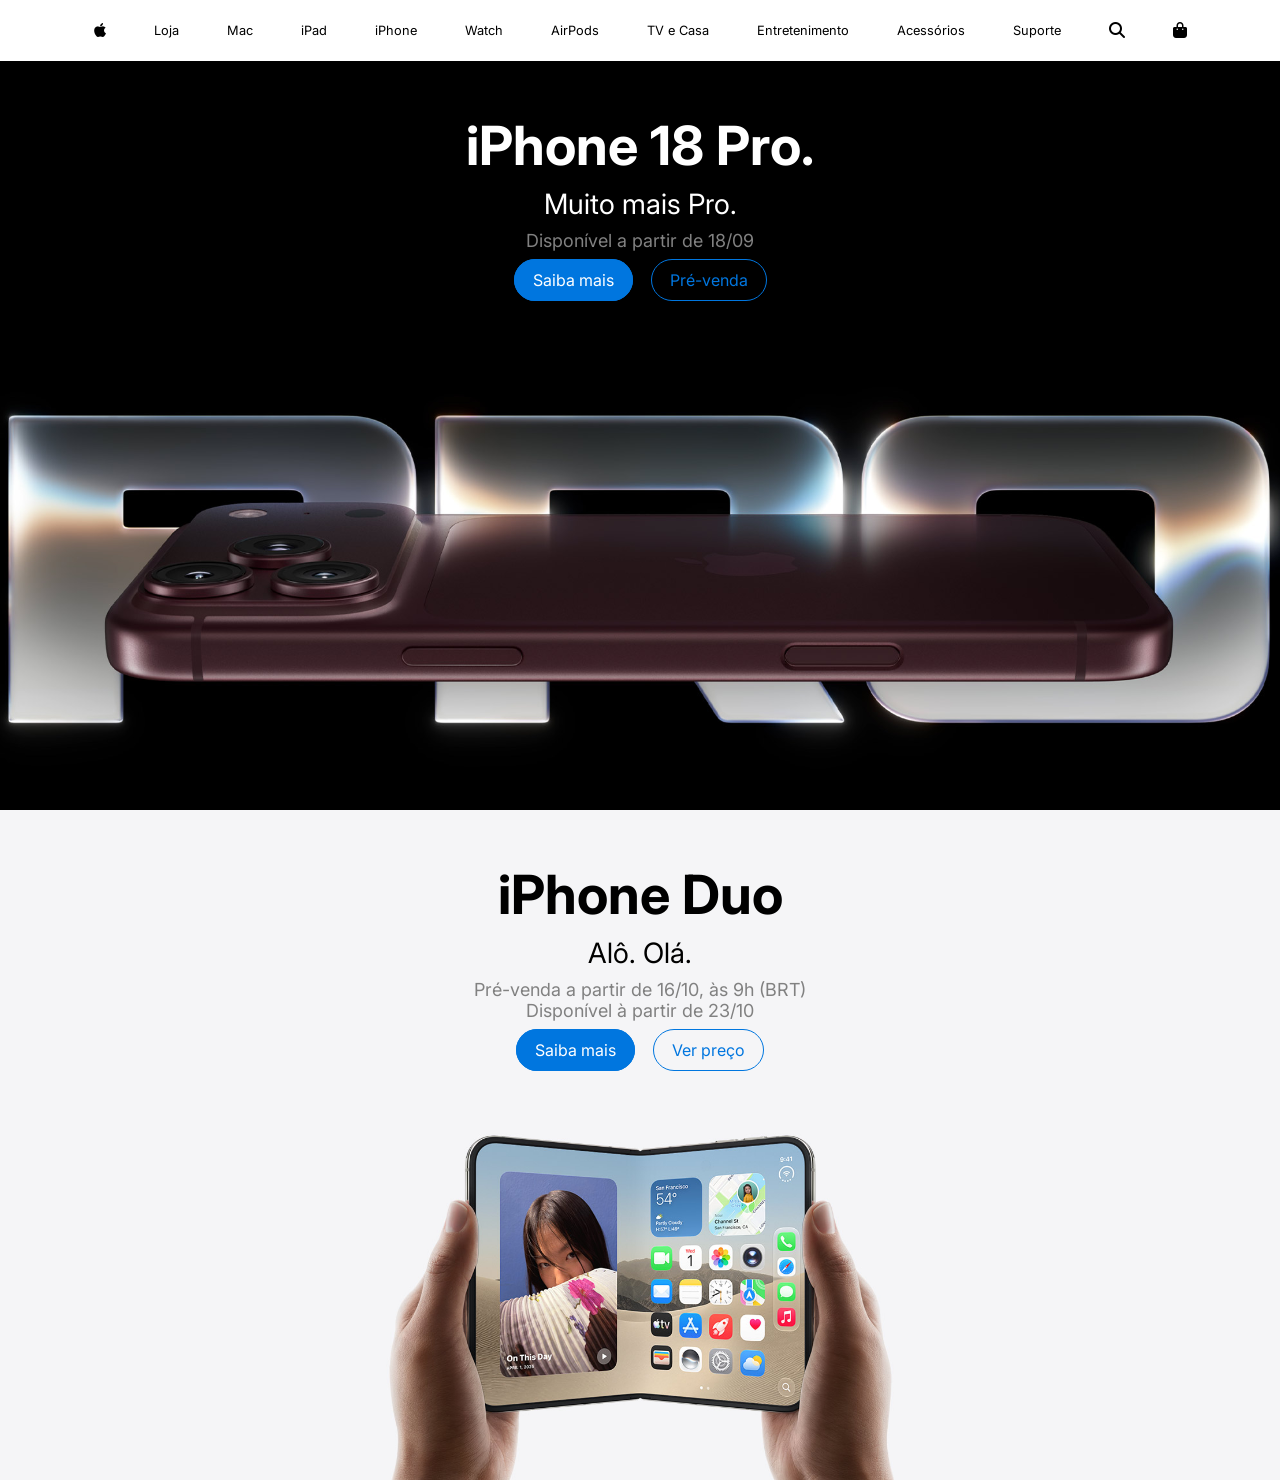
<file: apple-landing-page-main/index.html>
<!DOCTYPE html>
<html lang="pt-br">

<head>
    <meta charset="UTF-8">
    <meta name="viewport" content="width=device-width, initial-scale=1.0">
    <title>Apple (Brasil)</title>

    <!-- IMPORTAR OS ÍCONES -->
    <link rel="stylesheet" href="https://cdnjs.cloudflare.com/ajax/libs/font-awesome/6.5.2/css/all.min.css">

    <!-- IMPORTAR A FONTE -->
    <link rel="preconnect" href="https://fonts.googleapis.com">
    <link rel="preconnect" href="https://fonts.gstatic.com" crossorigin>
    <link
        href="https://fonts.googleapis.com/css2?family=Inter:ital,opsz,wght@0,14..32,100..900;1,14..32,100..900&display=swap"
        rel="stylesheet">

    <!-- IMPORTAR O ESTILO -->
    <link rel="stylesheet" href="style.css">
</head>

<body>
    <!-- CABEÇALHO -->
    <header class="cabecalho">
        <nav class="cabecalho-navegacao">
            <i class="cabecalho-icone fa-brands fa-apple"></i>
            <a class="cabecalho-link" href="#">Loja</a>
            <a class="cabecalho-link" href="#">Mac</a>
            <a class="cabecalho-link" href="#">iPad</a>
            <a class="cabecalho-link" href="#">iPhone</a>
            <a class="cabecalho-link" href="#">Watch</a>
            <a class="cabecalho-link" href="#">AirPods</a>
            <a class="cabecalho-link" href="#">TV e Casa</a>
            <a class="cabecalho-link" href="#">Entretenimento</a>
            <a class="cabecalho-link" href="#">Acessórios</a>
            <a class="cabecalho-link" href="#">Suporte</a>
            <i class="cabecalho-icone fa-solid fa-magnifying-glass"></i>
            <i class="cabecalho-icone fa-solid fa-bag-shopping"></i>
        </nav>
        <div class="cabecalho-carrossel">
            <h1 class="card-titulo">iPhone 18 Pro.</h1>
            <h2 class="card-subtitulo">Muito mais Pro.</h2>
            <p class="card-conteudo">Disponível a partir de 18/09</p>
            <div>
                <a class="card-link card-link-primario" href="#">Saiba mais</a>
                <a class="card-link card-link-secundario" href="#">Pré-venda</a>
            </div>
            
        </div>
    </header>

    <!-- PRINCIPAL -->
    <main class="principal">
        <div class="principal-secao iphone-duo">
            <h1 class="card-titulo">iPhone Duo</h1>
            <h2 class="card-subtitulo">Alô. Olá.</h2>
            <p class="card-conteudo">
                Pré-venda a partir de 16/10, às 9h (BRT)
                <br>
                Disponível à partir de 23/10
            </p>
            <div>
                <a class="card-link card-link-primario" href="#">Saiba mais</a>
                <a class="card-link card-link-secundario" href="#">Ver preço</a>
            </div>
        </div>
    </main>

    <!-- RODAPÉ -->
    <footer>

    </footer>
</body>

</html>
</file>
<file: apple-landing-page-main/style.css>
@charset "UTF-8";

* {
    font-family: 'Inter', sans-serif;
    padding: 0;
    margin: 0;
    box-sizing: border-box;
}

.cabecalho {
    height: 90vh;
}

.cabecalho-navegacao {
    display: flex;
    justify-content: center;
    align-items: center;
    gap: 1rem;
    height: 7.5%;
}

.cabecalho-link {
    text-decoration: none;
    color: black;
    font-size: 0.8rem;
    padding: 1rem;
}

.cabecalho-icone {
    padding: 1rem;
}

.cabecalho-carrossel {
    background-image: url('images/iphone-18.jpg');
    background-size: cover;
    background-position: center;
    height: 92.5%;
    color: white;
    display: flex;
    flex-direction: column;
    align-items: center;
    gap: 9px;
}

.card-titulo {
    font-size: 54px;
    margin-top: 52px;
}

.card-subtitulo {
    font-weight: 400;
    font-size: 28px;
}

.card-conteudo {
    font-size: 18px;
    color: #818181;
    margin-bottom: 10px;
    text-align: center;
}

.card-link {
    border-radius: 24px;
    border: 1px solid white;
    padding: 10px 18px;
    text-decoration: none;
    margin: 7px;
}

.card-link-primario {
    background: #0076DF;
    border: 1px solid #0076DF;
    color: white;
}

.card-link-secundario {
    border: 1px solid #0076DF;
    color: #0076DF;
}

.card-link-secundario:hover {
    color: white;
    background: #0076DF;
}

.principal-secao {
    background-size: cover;
    background-position: center;
    min-height: 670px;
    color: black;
    display: flex;
    flex-direction: column;
    align-items: center;
    gap: 9px;
}

.iphone-duo {
    background-image: url('images/iphone-duo.jpg');
}
</file>
